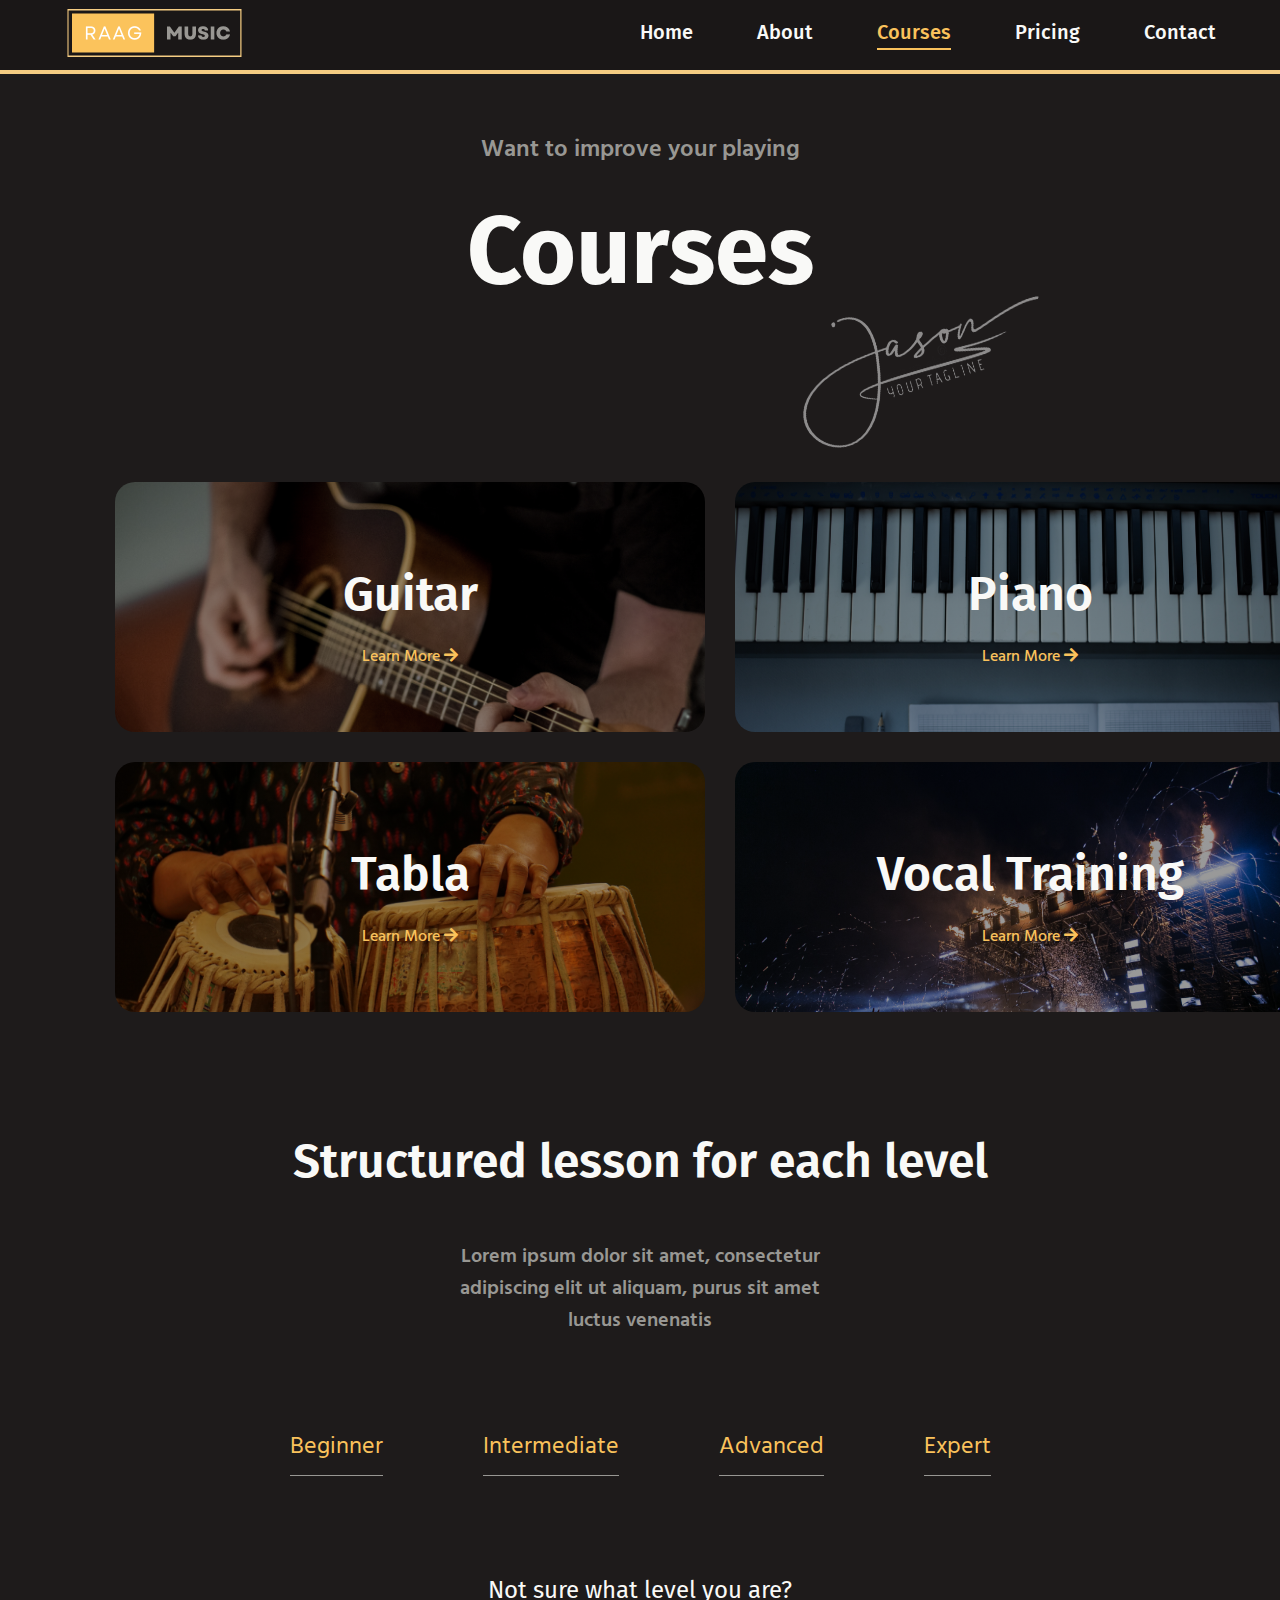
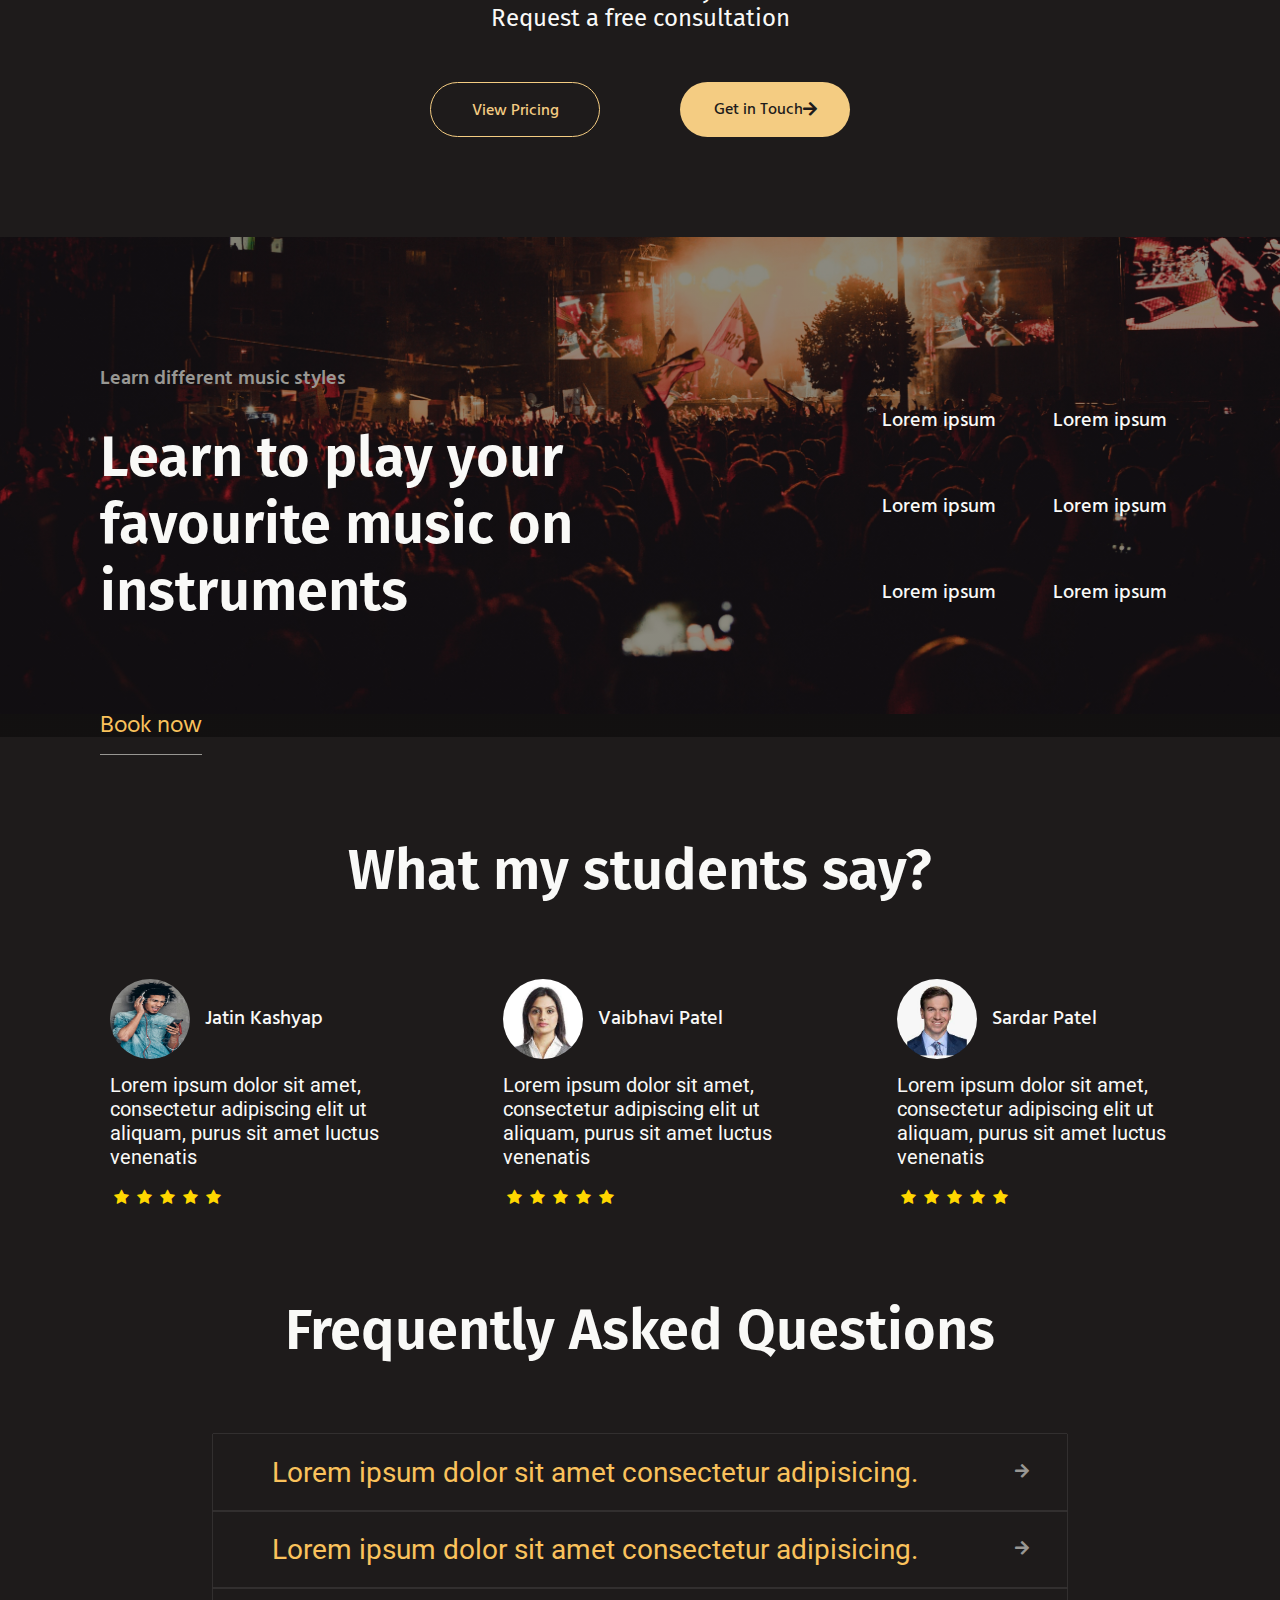
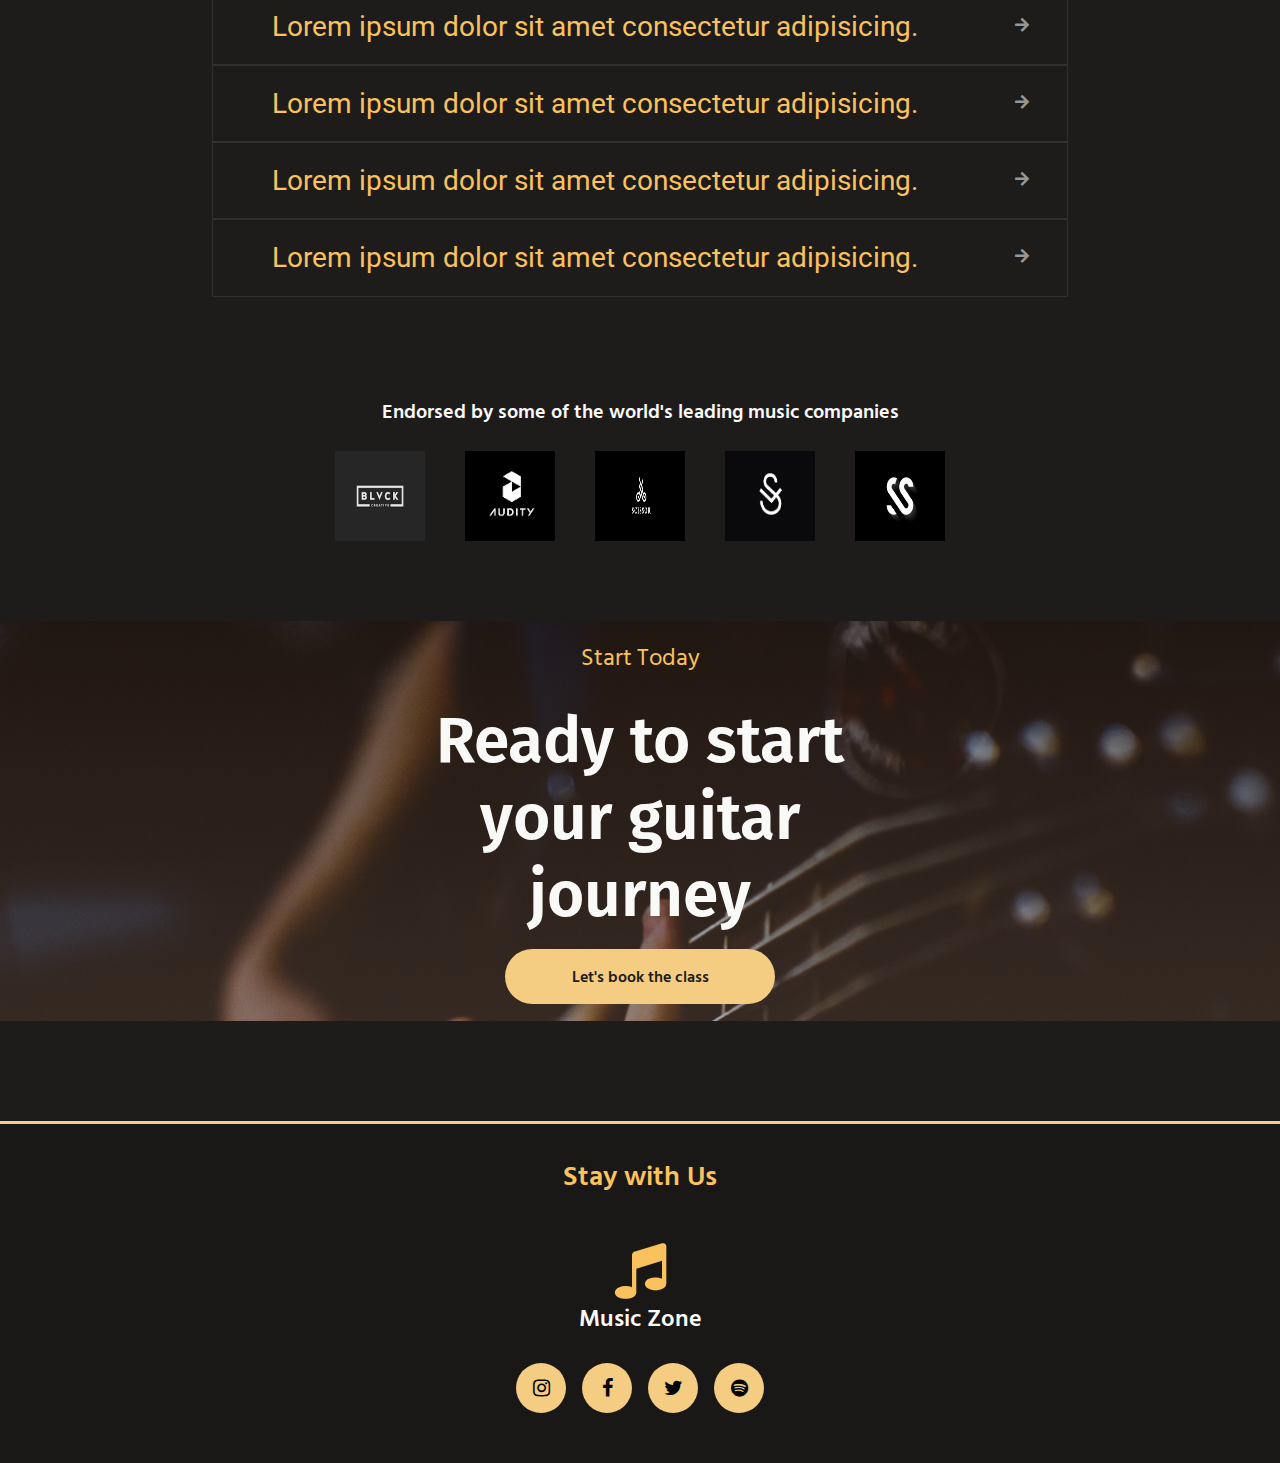
<file: courses.html>
<!DOCTYPE html>
<html lang="en">
  <head>
    <meta charset="UTF-8" />
    <meta http-equiv="X-UA-Compatible" content="IE=edge" />
    <meta name="viewport" content="width=device-width, initial-scale=1.0" />
    <title>Raag Music Class</title>
    <link rel="stylesheet" href="./css/index.css" />
    <link rel="stylesheet" href="https://cdnjs.cloudflare.com/ajax/libs/font-awesome/5.15.4/css/all.min.css" integrity="sha512-1ycn6IcaQQ40/MKBW2W4Rhis/DbILU74C1vSrLJxCq57o941Ym01SwNsOMqvEBFlcgUa6xLiPY/NS5R+E6ztJQ==" crossorigin="anonymous" referrerpolicy="no-referrer"/>
    <link rel="stylesheet" href="https://cdnjs.cloudflare.com/ajax/libs/font-awesome/4.7.0/css/font-awesome.min.css">
  </head>
  <body>
    <header class="header">
      <div class="menu-bar">
        <div class="logo">
          <img src="./images/logo.png" alt="Raag Music Logo" />
        </div>
        <div class="primary-menu">
          <ul>
            <li><a href="index.html">Home</a></li>
            <li><a href="about.html">About</a></li>
            <li class="active"><a href="courses.html">Courses</a></li>
            <li><a href="pricing.html">Pricing</a></li>
            <li><a href="contact.html">Contact</a></li>
          </ul>
        </div>
      </div>
    </header>

    <section class="courses-head">
      <div class="courses-subhead">
        Want to improve your playing 
      </div>
      <div class="courses-title">
        Courses
      </div>
      <div class="courses-sign">
        <img src="./images/courses-tag.png" alt="">
      </div>
      <div class="courses-flex">
        <div class="course-flex course-flex-1">
          <div class="course-sub">
            <div class="course-title">Guitar</div>
            <div class="learn-more">Learn More <i class="fas fa-arrow-right"></i> </div>
          </div>
        </div>

        <div class="course-flex course-flex-2">
          <div class="course-sub">
            <div class="course-title">Piano</div>
            <div class="learn-more">Learn More <i class="fas fa-arrow-right"></i> </div>
          </div>
        </div>

        <div class="course-flex course-flex-3">
          <div class="course-sub">
            <div class="course-title">Tabla</div>
            <div class="learn-more">Learn More <i class="fas fa-arrow-right"></i> </div>
          </div>
        </div>

        <div class="course-flex course-flex-4">
          <div class="course-sub">
            <div class="course-title">Vocal Training</div>
            <div class="learn-more">Learn More <i class="fas fa-arrow-right"></i> </div>
          </div>
        </div>
      </div>
    </section>

    <section class="lessons">
      <div class="lessons-title">Structured lesson for each level</div>
      <div class="lessons-text">
        Lorem ipsum dolor sit amet, consectetur adipiscing elit ut aliquam, 
        purus sit amet luctus venenatis
      </div>
      <div class="flex-levels">
        <ul>
          <li class="flex-level">Beginner</li>
          <li class="flex-level">Intermediate</li>
          <li class="flex-level">Advanced</li>
          <li class="flex-level">Expert</li>
        </ul>
      </div>
      <div class="level-subtext">
        Not sure what level you are? <br> Request a free consultation
      </div>
      <div class="level-buttons">
        <div class="view-pricing-button">
          <div class="view-pricing-button-text">
            View Pricing
          </div>
        </div>
        <div class="get-in-touch-button">
          <div class="get-in-touch-button-text">
            Get in Touch  <i class="fas fa-arrow-right"> </i>
          </div>
        </div>
      </div>
    </section>

    <section> 
      <div class="learn-grid">
      <div class="learn-1">
        <div class="learn-subhead">
          Learn different music styles
        </div>
        <div class="learn-head">
          Learn to play your favourite music on instruments
        </div>
        <span class="book-now">
          Book now
        </span>
      </div>
      <div class="learn-2">
        <div class="lorem-grid">Lorem ipsum</div>
        <div class="lorem-grid">Lorem ipsum</div>
        <div class="lorem-grid">Lorem ipsum</div>
        <div class="lorem-grid">Lorem ipsum</div>
        <div class="lorem-grid">Lorem ipsum</div>
        <div class="lorem-grid">Lorem ipsum</div>
      </div>
      </div>
    </section>

    <section class="students-say">
      <div class="students-say-title">
        What my students say?
      </div>
      <div class="students">
        <div class="student-1 student">
          <div class="student-head">
            <div class="student-profile"><img src="./images/jatin.jpeg" alt=""></div>
            <div class="student-name">Jatin Kashyap</div>
          </div>
          <div class="student-feed">
            Lorem ipsum dolor sit amet, consectetur adipiscing elit ut aliquam, purus sit amet luctus venenatis
          </div>
          <div>
            <ul class="student-stars">
              <li><i class="fa fa-star" aria-hidden="true" style="color: gold;"></i></li>
              <li><i class="fa fa-star" aria-hidden="true" style="color: gold;"></i></li>
              <li><i class="fa fa-star" aria-hidden="true" style="color: gold;"></i></li>
              <li><i class="fa fa-star" aria-hidden="true" style="color: gold;"></i></li>
              <li><i class="fa fa-star" aria-hidden="true" style="color: gold;"></i></li>
            </ul>
          </div>
        </div>

        <div class="student-2 student">
          <div class="student-head">
            <div class="student-profile"><img src="./images/vaibhavi.jpg" alt=""></div>
            <div class="student-name">Vaibhavi Patel</div>
          </div>
          <div class="student-feed">
            Lorem ipsum dolor sit amet, consectetur adipiscing elit ut aliquam, purus sit amet luctus venenatis
          </div>
          <div>
            <ul class="student-stars">
              <li><i class="fa fa-star" aria-hidden="true" style="color: gold;"></i></li>
              <li><i class="fa fa-star" aria-hidden="true" style="color: gold;"></i></li>
              <li><i class="fa fa-star" aria-hidden="true" style="color: gold;"></i></li>
              <li><i class="fa fa-star" aria-hidden="true" style="color: gold;"></i></li>
              <li><i class="fa fa-star" aria-hidden="true" style="color: gold;"></i></li>
            </ul>
          </div>
        </div>

        <div class="student-3 student">
          <div class="student-head">
            <div class="student-profile"><img src="./images/sardar.jpg" alt=""></div>
            <div class="student-name">Sardar Patel</div>
          </div>
          <div class="student-feed">
            Lorem ipsum dolor sit amet, consectetur adipiscing elit ut aliquam, purus sit amet luctus venenatis
          </div>
          <div>
            <ul class="student-stars">
              <li><i class="fa fa-star" aria-hidden="true" style="color: gold;"></i></li>
              <li><i class="fa fa-star" aria-hidden="true" style="color: gold;"></i></li>
              <li><i class="fa fa-star" aria-hidden="true" style="color: gold;"></i></li>
              <li><i class="fa fa-star" aria-hidden="true" style="color: gold;"></i></li>
              <li><i class="fa fa-star" aria-hidden="true" style="color: gold;"></i></li>
            </ul>
          </div>
        </div>
      </div>
    </section>

    <section class="freq">
      <div class="freq-que-title">
        Frequently Asked Questions
      </div>
      <table>
        <tbody>
          <tr>
            <td class="first-col">Lorem ipsum dolor sit amet consectetur adipisicing.</td>
            <td><i class="fas fa-arrow-right" style="color: #989793;"></i></td>
          </tr>
          <tr>
            <td class="first-col">Lorem ipsum dolor sit amet consectetur adipisicing.</td>
            <td><i class="fas fa-arrow-right" style="color: #989793;"></i></td>
          </tr>
          <tr>
            <td class="first-col">Lorem ipsum dolor sit amet consectetur adipisicing.</td>
            <td><i class="fas fa-arrow-right" style="color: #989793;"></i></td>
          </tr>
          <tr>
            <td class="first-col">Lorem ipsum dolor sit amet consectetur adipisicing.</td>
            <td><i class="fas fa-arrow-right" style="color: #989793;"></i></td>
          </tr>
          <tr>
            <td class="first-col">Lorem ipsum dolor sit amet consectetur adipisicing.</td>
            <td><i class="fas fa-arrow-right" style="color: #989793;"></i></td>
          </tr>
          <tr>
            <td class="first-col">Lorem ipsum dolor sit amet consectetur adipisicing.</td>
            <td><i class="fas fa-arrow-right" style="color: #989793;"></i></td>
          </tr>
        </tbody>
      </table>
      <div class="Endorsed">
        <div class="e-text">
          Endorsed by some of the world's leading music companies
        </div>
        <div class="f-logos">
          <div class="logo-1 f-logo">
            <img src="./images/client-1.png" alt="Logo" />
          </div>
          <div class="logo-2 f-logo">
            <img src="./images/client-2.png" alt="Logo" />
          </div>
          <div class="logo-3 f-logo">
            <img src="./images/client-3.png" alt="Logo" />
          </div>
          <div class="logo-4 f-logo">
            <img src="./images/client-4.png" alt="Logo" />
          </div>
          <div class="logo-5 f-logo">
            <img src="./images/client-5.png" alt="Logo" />
          </div>
        </div>
      </div>
    </section>
    <section class="book-end">
      <div class="end-subhead">Start Today</div>
      <div class="end-head">Ready to start your guitar journey</div>
      <div class="book-class-button">
        <div class="book-class-button-text">
          Let's book the class 
        </div>
      </div>
    </section>
    <footer class="footer course-footer">
      <div class="footer-t">Stay with Us</div>
      <div class="footer-logo">
        <div class="foot-logo"><i class="fa fa-music" aria-hidden="true" style="color: var(--primary-color); font-size: 60px;"></i></div>
        <div class="f-logo-name">Music Zone</div>
      </div>
      <div class="c-logos foot-logos">
        <div class="c-logo"><i class="fa fa-instagram" style="color: black; font-size: 20px;"></i></div>
        <div class="c-logo"><i class="fa fa-facebook" style="color: black; font-size: 20px;"></i></div>
        <div class="c-logo"><i class="fa fa-twitter" style="color: black; font-size: 20px;"></i></div>
        <div class="c-logo"><i class="fa fa-spotify" style="color: black; font-size: 20px;"></i></div>
      </div>
    </footer>

  </body>
</html>
</file>
<file: css/index.css>
@import url('https://fonts.googleapis.com/css2?family=Fira+Sans:wght@400;500;600;700&family=Hind+Siliguri:wght@400;500;600;700&family=Roboto:wght@400;500;700&display=swap');

:root {
    /* color */
    --primary-color: #FAC25C;
    --secondary-color: #F4CC82;
    --text-color: #F9F9F7;
    --heading-text-color: #FFFFFF;
    --light-text-color: #989793;
    --body-bg-color: #1E1B1B;
    --header-footer-color: #1A1717;

    /* Font & Typography */
    --heading-font: 'Fira Sans', 'Sans Serif';
    --subheading-font: 'Hind Siliguri', 'Sans Serif';
    --body-font: 'Roboto', 'Sans Serif';
    /* 1rem = 16px, 1.5rem = 24px, 1.75rem = 28px, 2rem = 32px; 4rem = 64px; 6rem = 64px; 8rem = 128px */
    --big-font-size: 8rem;
    --h1-font-size: 6rem;
    --h2-font-size: 4rem;
    --h3-font-size: 2rem;
    --body-font-size: 1.75rem;
    --para-font-size: 1.5rem;
    --menu-font-size: 1.25rem;

    /* Font Weight */
    --font-regular: 400;
    --font-medium: 500;
    --font-semibold: 600;
    --font-bold: 700;
}

* {
    box-sizing: border-box;
    padding: 0;
    margin: 0;
    
}

body {
    width: 100%;
    height: 100vh;
    color: var(--text-color);  
    background-color: var(--body-bg-color);
}

/* Header */

header {
    background-color: var(--header-footer-color);
    font-family: var(--heading-font);
}

.menu-bar {
    width: 100%;
    display: flex;
    flex-direction: row;
    justify-content: space-between;
    padding: 0.5rem 4rem;
    border-bottom: 4px solid #F4CC82;
}

.logo img {
    width: 180px;
    height: 50px;
}

ul {
    list-style: none;
}

.primary-menu {
    margin-top: 0.75rem;
}

.primary-menu ul{
    display: flex;
    flex-direction: row;
}

.primary-menu ul li {
    display: inline-block;
    padding-left: 4rem;
    vertical-align: middle;
}

.primary-menu ul a {
    text-decoration: none;
    color: var(--text-color);
    font-size: var(--small-font-size);
    font-weight: var(--font-medium);
    font-family: var(--heading-font);
    font-size: var(--menu-font-size);
    transition: all 0.2s ease-in;
}

.primary-menu ul a:hover { 
    border-bottom: 2px solid var(--primary-color);
    padding-bottom: 0.25rem;
}

.primary-menu ul li.active a {
    border-bottom: 2px solid var(--primary-color);
    color: var(--primary-color);
    padding-bottom: 0.25rem;
}

/* Hero Section */
.container {
    margin: 4rem 4rem;
    height: 540px;
    border: 1px solid white;
}

.h-block{
    margin: 4rem 1rem;
    height: 540px;
    /* border: 1px solid white; */
    background-image: linear-gradient(rgba(0, 0, 0, 0.4), rgba(0, 0, 0, 0.4)), url('../images/about-hero.jpg');
    background-repeat: no-repeat;
    background-size: cover;
}

.h-text{
    display: flex;
    align-items: center;
    justify-content: center;
    height: 100%;
    font-family: var(--heading-font);
    font-size: 5rem;
    font-weight: var(--font-bold);
    z-index: 0;
}
.featured{
    position: relative;
    top: -150px;

}

.f-text{
    text-align: center;
    font-size: var(--body-font-size);
    font-family: var(--subheading-font);
    font-weight: var(--font-semibold);
    height: 100px;
}
.f-logos{
    display: flex;
    flex-direction: row;
    justify-content: center;
}
.f-logo{
    height: 100px;
    width: 130px;
    display: flex;
    justify-content: center;
}
.f-logo img{
    height: 90px;
    width: 90px;
    background: transparent;
}

/* ******* About Detail Section ******** */

.about-text-section{
    display: grid;
    grid-template-columns: 1.4fr 0.9fr 0.7fr;
    margin: 120px 75px 0 75px;
}
.text-head{
    margin: 0 0 20px 0;
    color: var(--primary-color);
    font-size: var(--menu-font-size);
    font-family: var(--subheading-font);
    font-weight: var(--font-medium);
}
.about-text-para{
    font-family: var(--body-font);
    font-weight: var(--font-medium);
}

/* HISTORY SECTION  */


.history-head{
    display: flex;
    flex-direction: row;
    
}
.history-title{
    margin: 0px 30px 0 0;
}
.subhead{
    position: relative;
    top: 4px;
    color: var(--light-text-color);
    font-size: 0.9rem;
    font-weight: var(--font-medium);
}
.history-text{
    text-align: justify;
}
/* MY MISSION  */
.mission-section{
    padding: 0 0 0 85px;
}
.mission-head{
    position: relative;
    left: -28px;
}
.mission-text{
    text-align: justify;
}
/* WHAT'S NEXT SECTION  */
.whats-next-section{
    padding: 0 0 0 67px;
    /* margin: 0 75px 0 0px; */
}
.whats-next-head{
    position: relative;
    left: -28px;
}
.whats-next-text{
    text-align: left;
    position: relative;
    top: 9px;
}
.idea-board{
    position: relative;
    top: 50px;
    font-size: 0.85rem;
}

/* ********About Play Button Section ******** */
.play-section{
    display: flex;
    flex-direction: column;
    align-items: center;
    justify-content: center;
    width: 100%;
    margin: auto;
    margin: 150px 0 170px 0;
    /* border: 2px solid white; */
}

.outer-p{
    align-items: center;
    justify-content: center;
    height: 150px;
    width: 150px;
    padding: 17px 24px 24px 17px ;
    /* border: 2px solid white; */
    border-radius: 100%;
    background-color: #d9d9d936;
}
.inner-p{
    display: flex;
    align-items: center;
    justify-content: center;
    padding: 15px 0px 15px 6px;
    height: 115px;
    width: 115px;
    border-radius: 100%;
    background-color: #ffffffa6;
}
.inner-p i{
    font-size: 40px;
    color: #1e1b1b;
}
.play-text{
    position: relative;
    align-items: center;
    justify-content: center;
    top: 20px;
    color: var(--primary-color);
    font-family: var(--body-font);
    font-weight: var(--font-semibold);
}

/* MOTTO  */
.motto{
    margin: 0 0 5rem 0;
}
.motto-heading{
    margin: 0 0 3rem 14rem;
    color: var(--primary-color);
    font-size: var(--menu-font-size);
    font-family: var(--body-font);
    font-weight: var(--font-semibold);
}
.motto-container{
    display: grid;
    grid-template-columns: 3fr 1fr; 
    margin: 0 14rem 2rem 14rem;
}

.motto-text{
    font-size: 3.5rem;
    font-family: var(--body-font);
    line-height: 5rem;
}
.motto-image img{
    height: 12rem;
}
.motto-name{
    margin: 0 0 0 14rem;
    color: var(--light-text-color);
    font-size: var(--menu-font-size);
    font-family: var(--subheading-font);
}

/* About Container */
.about-main{
    display: flex;
    flex-direction: column;
}
.about-container{
    display: grid;
    grid-template-columns: 1fr 1fr;
    margin: 0 13rem 0 13rem;
}

.feed-title{
    display: flex;
    flex-direction: row;
    padding: 0 0 0 0;
}

.feed-subhead{
    font-family: var(--body-font);
    padding: 3px 0 0 50px;
}

.about-feeds{
    font-size: 1.2rem;
}
.about-feed{
    padding: 30px 30px 30px 30px;
}

.see-more{
    position: relative;
    padding: 28px 0 0 0;
    font-size: 1rem;
}

.about-image img{
    height: 710px;
    width: 600px;
    float: right;
    z-index: 1;
}
.about-image{
    z-index: 10;
}

.about-feed-image img{
    position: relative;
    height: 650px;
    width: 100%;
    padding:  0 7rem 0 7rem;
    top: -250px;
    z-index: 0;
}
.about-feed-image{
    z-index: 0;
}
/* Browse Classes Section  */

.classes{
    align-items: center;
    justify-content: center;
    display: flex;
    flex-direction: column;
    position: relative;
    top: -15%;
}

.see-the-classes{
    color: var(--light-text-color);
    font-size: var(--body-font-size);
    font-family: var(--subheading-font);
    font-weight: var(--font-semibold);
}

.classes-title{
    font-family: var(--subheading-font);
    font-size: 5rem;
    font-weight: var(--font-semibold);
    padding: 0px 350px 0px 350px;
    text-align: center;
    line-height: 80px;
    margin: 30px 0 30px 0;
}
.classes-btn{
    background-color: var(--secondary-color);
    width: 248px;
    height: 55px;
    border-radius: 50px;
    margin: 0 0 30px 0;
}

.classes-btn-text{
    display: flex;
    color: var(--body-bg-color);
    height: 55px;
    justify-content: center;
    align-items: center;
    font-family: var(--subheading-font);
    font-weight: var(--font-medium);
}

.c-logos{
    display: flex;
    flex-direction: row;
    margin: 0 0 35px 0;
    justify-content: center;
}
.c-logo{
    background-color: var(--secondary-color);
    height: 50px;
    width: 50px;
    border-radius: 100%;
    display: flex;
    justify-content: center;
    align-items: center;
    margin: 0 8px 0 8px;
}

.end-text{
    color: var(--light-text-color);
    font-size: var(--menu-font-size);
    font-family: var(--subheading-font);
    font-weight: var(--font-medium);
    text-align: center;
    margin: 0 0 100px 0;
}

/* Footer */
.footer{
    background-color: var(--header-footer-color);
    border-top: 3px solid var(--secondary-color);
    top: -20%;
    position: relative;
}

.footer-t{
    color: var(--primary-color);
    text-align: center;
    font-size: var(--body-font-size);
    font-family: var(--subheading-font);
    font-weight: var(--font-semibold);
    padding: 30px 0 40px 0;

}

.footer-logo{
    display: flex;
    flex-direction: column;
    justify-content: center;
    align-items: center;
    padding: 0 0 25px 0;
}
.f-logo-name{
    font-family: var(--subheading-font);
    font-size: var(--para-font-size);
    font-weight: var(--font-semibold);
}

.foot-logos{
    padding: 0 0 50px 0;
}

/* ***************************************Courses*****************************************  */

.courses-subhead{
    color: var(--light-text-color);
    font-size: var(--para-font-size);
    font-family: var(--subheading-font);
    font-weight: var(--font-semibold);
    text-align: center;
    padding: 55px 0 25px 0;
}

.courses-title{
    display: flex;
    align-items: center;
    justify-content: center;
    font-family: var(--heading-font);
    font-size: 6rem;
    font-weight: var(--font-bold);
}
.courses-sign{
    display: flex;
    justify-content: center;
    align-items: center;
    position: relative;
}

.courses-sign img{
    width: 290.25px;
    height: 143.99px;
    opacity: 0.5;
    transform: rotate(-16.74deg);
    left: 280px;
    top: -24px;
    position: relative;
}

.courses-flex{
    display: grid;   
    grid-template-columns: repeat(2, 1fr);
    grid-gap: 30px;
    place-items: center;
    padding: 0px 115px 0px 115px;
    margin: 30px 0 120px 0;
}

.course-flex{
    width: 590px;
    height: 250px;
    justify-content: center;
    align-items: center;
    /* border: 2px solid white; */
    border-radius: 20px;
    box-sizing: border-box;
    /* margin: 0 20px 0 20px; */
}
.course-sub{
    display: flex;
    flex-direction: column;
    justify-content: center;
    align-items: center;
    height: 100%;
}

.course-title{
    font-family: var(--heading-font);
    font-weight: var(--font-semibold);
    font-size: 3rem;
    
}
.learn-more{
    font-family: var(--subheading-font);
    font-weight: var(--font-medium);
    color: var(--primary-color);
    position: relative;
    top: 20px;
}

.course-flex-1{
    background-image: linear-gradient(rgba(0, 0, 0, 0.4), rgba(0, 0, 0, 0.4)), url(../images/about-hero.jpg);
    background-repeat: no-repeat;
    background-size: cover;
}
.course-flex-2{
    background-image: linear-gradient(rgba(0, 0, 0, 0.4), rgba(0, 0, 0, 0.4)), url(../images/piano.jpg);
    background-repeat: no-repeat;
    background-size: cover;
}
.course-flex-3{
    background-image: linear-gradient(rgba(0, 0, 0, 0.4), rgba(0, 0, 0, 0.4)), url(../images/tabla.jpg);
    background-repeat: no-repeat;
    background-size: cover;
}
.course-flex-4{
    background-image: linear-gradient(rgba(0, 0, 0, 0.4), rgba(0, 0, 0, 0.4)), url(../images/concert.jpg);
    background-repeat: no-repeat;
    background-size: cover;
}

/* Lessons Section  */
.lessons-title{
    font-family: var(--heading-font);
    font-weight: var(--font-semibold);
    font-size: 3rem;
    text-align: center;
}
.lessons-text{
    color: var(--light-text-color);
    font-size: var(--menu-font-size);
    font-family: var(--subheading-font);
    font-weight: var(--font-semibold);
    text-align: center;
    padding: 50px 440px 50px 440px;
}

.flex-levels ul{
    display: flex;
    flex-direction: row;
    justify-content: center;
    margin: 40px 0 100px 0;
}

.flex-levels ul li{
    font-family: var(--subheading-font);
    font-size: var(--para-font-size);
    color: var(--primary-color);
    margin: 0 50px 0 50px;
}

.flex-level{
    border-bottom: 1px solid var(--light-text-color);
    padding: 0 0 10px 0;
}

.level-subtext{
    font-family: var(--heading-font);
    font-size: var(--para-font-size);
    text-align: center;
    margin: 0 0 50px 0;
}

.level-buttons{
    display: flex;
    justify-content: center;
}

.view-pricing-button{
    background-color: var(--body-bg-color);
    border: 1px solid var(--secondary-color);
    width: 170px;
    height: 55px;
    border-radius: 50px;
    margin: 0 40px 30px 0;
}
.view-pricing-button-text{
    display: flex;
    color: var(--secondary-color);
    height: 55px;
    justify-content: center;
    align-items: center;
    font-family: var(--subheading-font);
    font-weight: var(--font-medium);
}

.get-in-touch-button{
    background-color: var(--secondary-color);
    width: 170px;
    height: 55px;
    border-radius: 50px;
    margin: 0 0 30px 40px;
}
.get-in-touch-button-text{
    display: flex;
    color: var(--body-bg-color);
    height: 55px;
    justify-content: center;
    align-items: center;
    font-family: var(--subheading-font);
    font-weight: var(--font-medium);
}

/* Learn Music Grid */

.learn-grid{
    display: grid;
    grid-template-columns: 2fr 1fr;
    /* border: 1px solid white; */
    height: 500px;
    width: 100%;
    top: 200px;
    display: relative;
    background-image: linear-gradient(rgba(0, 0, 0, 0.4), rgba(0, 0, 0, 0.4)), url(../images/concert3.jpg);
    background-repeat: no-repeat;
    background-size: 100%;
    margin: 70px 0 100px 0 ;
}

.learn-1{
    padding: 50px 180px 50px 100px;
}

.learn-subhead{
    color: var(--light-text-color);
    font-size: var(--menu-font-size);
    font-family: var(--subheading-font);
    font-weight: var(--font-semibold);
    padding: 75px 0 30px 0;
}

.learn-head{
    font-family: var(--heading-font);
    font-weight: var(--font-semibold);
    font-size: 3.5rem;
    padding: 0 0 80px 0;
    align-items: center;
}

.book-now{
    font-family: var(--subheading-font);
    font-size: var(--para-font-size);
    color: var(--primary-color);
    border-bottom: 1px solid var(--light-text-color);
    padding: 0 0 10px 0;
}

.learn-2{
    display: grid;
    grid-template-columns: repeat(2, 1fr);
    padding: 140px 85px 159px 0px;
}

.lorem-grid{
    display: flex;
    justify-content: center;
    align-items: center;
    font-family: var(--subheading-font);
    font-weight: var(--font-medium);
    font-size: var(--menu-font-size);
}

/* What my Students Say  */
.students{
    padding: 40px 50px 70px 50px;
    display: flex;
    justify-content: center;
    align-items: center;
}
.student{
    display: grid;
    padding: 20px 60px 20px 60px;
}
.students-say-title{
    font-family: var(--heading-font);
    font-weight: var(--font-semibold);
    font-size: 3.5rem;
    text-align: center;
}

.student-profile img{
    height: 80px;
    width: 80px;
    border-radius: 50%;
}

.student-head{
    display: flex;
    padding: 0 0 0 0;
}
.student-name{
    display: flex;
    justify-content: center;
    align-items: center;
    font-family: var(--subheading-font);
    font-size: var(--menu-font-size);
    font-weight: var(--font-medium);
    padding: 10px 0 0 0;
}
.student-profile{
    padding: 15px 15px 0px 0px;
}

.student-feed{
    font-family: var(--body-font);
    font-size: var(--menu-font-size);
    font-weight: var(--font-regular);
    padding: 10px 0 20px 0;
}

.student-stars{
    display: flex;
}

.student-stars li i{
    padding: 0 4px 0 4px;
}

/* Frequently Asked Questions  */
.freq-que-title{
    font-family: var(--heading-font);
    font-weight: var(--font-semibold);
    font-size: 3.5rem;
    text-align: center;

}

.freq table{
    display: flex;
    align-items: center;
    justify-content: center;
    border-collapse: collapse;
    border-radius: 20px;
    margin: 70px 0 100px 0;
}

.freq table tbody tr td{
    padding: 22px 38px 22px 59px;
}
.freq table tbody tr {
    /* border-bottom: 1px solid var(--light-text-color); */
    box-shadow: 0 0 1px var(--light-text-color);
}
.freq table tbody{
    /* border: 1px solid var(--light-text-color); */
    border-radius: 10px;
}

.first-col{
    color: var(--primary-color);
    font-size: var(--body-font-size);
    font-family: var(--body-font);
}
.e-text{
    text-align: center;
    font-size: var(--menu-font-size);
    font-family: var(--subheading-font);
    font-weight: var(--font-semibold);
    height: 55px;
}

/* Book your Class  */

.book-end{
    display: grid;
    margin: 70px 0 0 0;
    height: 400px;
    width: 100%;
    background-image: linear-gradient(rgba(0, 0, 0, 0.4), rgba(51, 51, 51, 0.3)), url(../images/guitar.jpg);
    background-repeat: no-repeat;
    background-size: 100%;
}
.end-subhead{
    color: var(--primary-color);
    font-family: var(--subheading-font);
    font-size: var(--para-font-size);
    display: flex;
    justify-content: center;
    align-items: flex-end;
    padding: 0 0 10px 0;
}
.end-head{
    font-family: var(--heading-font);
    font-weight: var(--font-semibold);
    font-size: var(--h2-font-size);
    text-align: center;
    padding: 15px 390px 0px 390px;
}
.book-class-button{
    background-color: var(--secondary-color);
    width: 270px;
    height: 55px;
    border-radius: 50px;
    display: flex;
    justify-content: center;
    margin: 0 auto 0 auto;
}
.book-class-button-text{
    display: flex;
    color: var(--body-bg-color);
    height: 55px;
    justify-content: center;
    align-items: center;
    font-family: var(--subheading-font);
    font-weight: var(--font-semibold);
}

.course-footer{
    top: 0;
    margin: 100px 0 0 0;
}

/* *********************************************Pricing Section ************************************************************ */
.hero-flexs{
    display: flex;
    justify-content: center;
    align-items: center;
    top: -150px;
    position: relative;
}
.pricing-hero{
    display: grid;
    margin: 50px 0 0 0;
    height: 600px;
    width: 100%;
    background-image: linear-gradient(rgba(0, 0, 0, 0.4), rgba(51, 51, 51, 0.3)), url(../images/pricing-hero.jpg);
    background-repeat: no-repeat;
    background-size: 100%;
}
.pricing-subhead{
    display: flex;
    justify-content: center;
    align-items: center;
    color: var(--primary-color);
    font-family: var(--subheading-font);
    font-size: var(--menu-font-size);
    font-weight: var(--font-semibold);
    padding: 0 0 0px 0;
}

.pricing-head{
    display: flex;
    justify-content: center;
    align-items: flex-start;
    font-family: var(--heading-font);
    font-weight: var(--font-semibold);
    font-size: var(--h1-font-size);
}

/* Flex Box  */
.hero-flex{
    height: 410px;
    width: 380px;
    background-color: rgb(0 0 0 / 34%);
    border-radius: 15px;
    margin: 0 75px 0 75px;
}
.flex-title{
    font-size: var(--menu-font-size);
    font-family: var(--subheading-font);
    font-weight: var(--font-semibold);
    color: var(--primary-color);
    text-align: center;
    padding: 50px 0 64px 0;
}
.flex-text{
    font-family: var(--body-font);
    font-size: var(--menu-font-size);
    text-align: center;
    padding: 16px;
}
.flex-numb{
    text-align: center;
    color: var(--secondary-color);
    font-family: var(--subheading-font);
    font-size: var(--h2-font-size);
    font-weight: var(--font-medium);
}
.flex-book-class-button{
    background-color: var(--secondary-color);
    width: 195px;
    height: 55px;
    border-radius: 50px;
    display: flex;
    justify-content: center;
    margin: 0 auto 0 auto;
}
.flex-book-class-button-text{
    display: flex;
    color: var(--body-bg-color);
    height: 55px;
    justify-content: center;
    align-items: center;
    font-family: var(--subheading-font);
    font-weight: var(--font-semibold);
}
.custom-class{
    display: flex;
    justify-content: center;
    align-items: center;
    color: var(--light-text-color);
    font-family: var(--body-font);
    font-size: var(--menu-font-size);
    font-weight: var(--font-medium);
}
.get-in-touch{
    display: flex;
    justify-content: center;
    align-items: center;
    color: var(--text-color);
    font-family: var(--body-font);
    font-size: var(--para-font-size);
    font-weight: var(--font-medium);
    padding: 22px;
}
.after-head-endo{
    padding: 50px 0 100px 0;
}
.price-endo{
    color: var(--primary-color);
    padding: 0px 0 50px 0;
}

.end-sec{
    height: 400px;
    width: 100%;
    background-image: linear-gradient(rgba(0, 0, 0, 0.4), rgba(51, 51, 51, 0.3)), url(../images/pian.jpg);
    background-repeat: no-repeat;
    background-size: 100%;
    display: grid;
    grid-template-columns: 2fr 1fr;
}
.browse-end{
    font-family: var(--heading-font);
    font-weight: var(--font-semibold);
    font-size: var(--h2-font-size);
    display: flex;
    justify-content: center;
    align-items: center;
    padding: 0 240px 0 100px;
}

.browse-btn{
    margin: 200px 0 200px 0;
    display: flex;
    justify-content: center;
    align-items: center;
}
</file>
